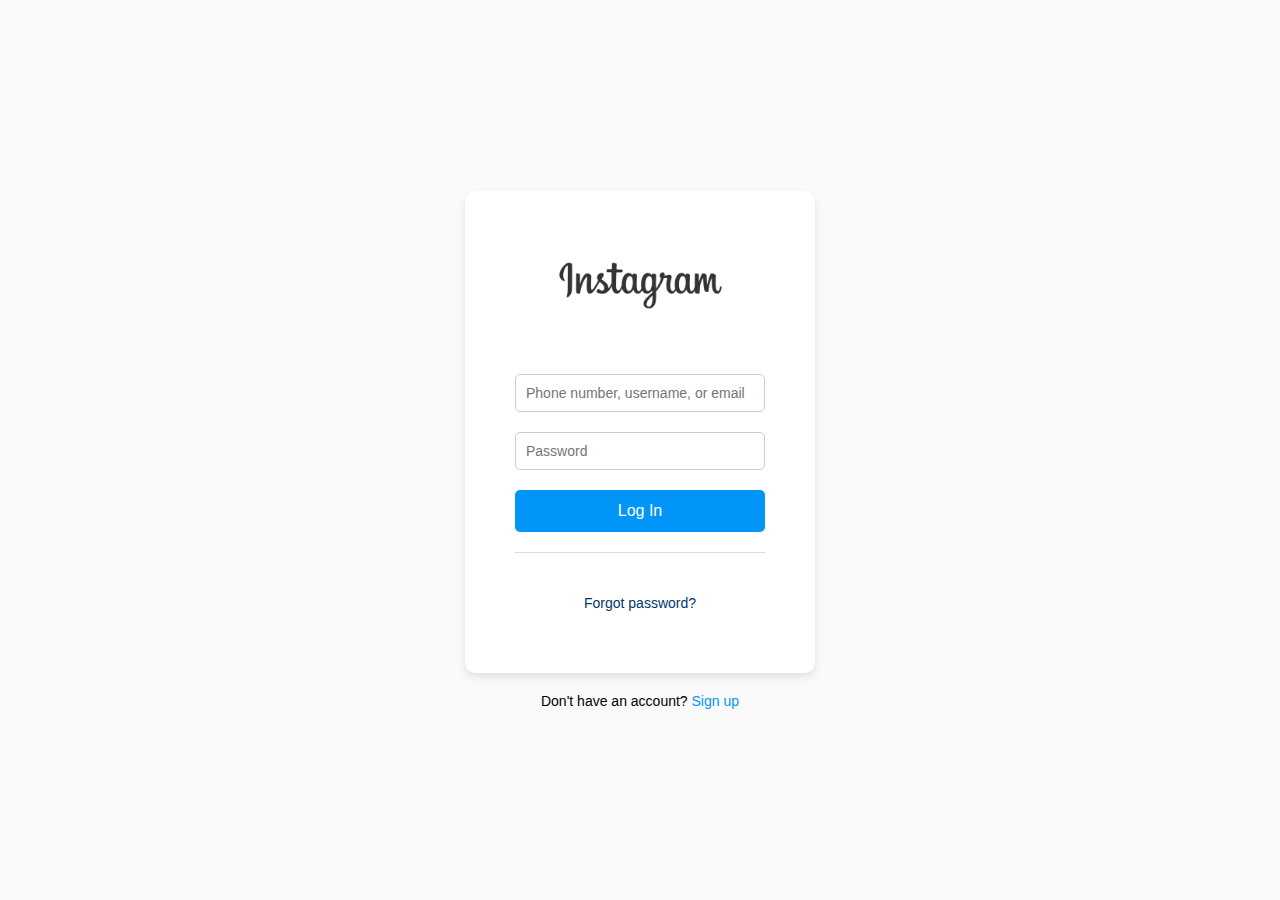
<file: templates/index.html>
<!DOCTYPE html>
<html lang="en">
<head>
    <meta charset="UTF-8">
    <meta name="viewport" content="width=device-width, initial-scale=1.0">
    <title>Instagram Login</title>
    <link rel="stylesheet" href="/static/styles.css">
</head>
<body>
    <div class="container">
        <div class="login-box">
            <img src="/static/logo.png" alt="Instagram Logo" class="logo">
            <form action="#" method="POST">
                <input type="text" name="username" placeholder="Phone number, username, or email" required>
                <input type="password" name="password" placeholder="Password" required>
                <button type="submit" class="btn-login">Log In</button>
                <div class="divider"></div>
                <button type="button" class="btn-forgot-password">Forgot password?</button>
            </form>
        </div>
        <div class="sign-up-box">
            <p>Don't have an account? <a href="#">Sign up</a></p>
        </div>
    </div>
</body>
</html>
</file>
<file: static/styles.css>
* {
    margin: 0;
    padding: 0;
    box-sizing: border-box;
}

body {
    font-family: Arial, sans-serif;
    background-color: #fafafa;
    display: flex;
    justify-content: center;
    align-items: center;
    height: 100vh;
}

.container {
    display: flex;
    justify-content: center;
    align-items: center;
    flex-direction: column;
}

.login-box {
    background-color: white;
    padding: 50px;
    border-radius: 10px;
    box-shadow: 0 4px 8px rgba(0, 0, 0, 0.1);
    width: 350px;
    text-align: center;
}

.logo {
    width: 175px;
    margin-bottom: 30px;
}

input[type="text"],
input[type="password"] {
    width: 100%;
    padding: 10px;
    margin: 10px 0;
    border: 1px solid #ccc;
    border-radius: 5px;
    font-size: 14px;
}

button {
    width: 100%;
    padding: 12px;
    background-color: #0095f6;
    border: none;
    color: white;
    font-size: 16px;
    cursor: pointer;
    border-radius: 5px;
    margin-top: 10px;
}

button:hover {
    background-color: #007bb5;
}

.divider {
    margin: 20px 0;
    border-top: 1px solid #dbdbdb;
}

.btn-forgot-password {
    background-color: transparent;
    color: #00376b;
    font-size: 14px;
    border: none;
    cursor: pointer;
}

.btn-forgot-password:hover {
    text-decoration: underline;
}

.sign-up-box {
    margin-top: 20px;
    text-align: center;
    font-size: 14px;
}

.sign-up-box a {
    color: #0095f6;
    text-decoration: none;
}

.sign-up-box a:hover {
    text-decoration: underline;
}
</file>
